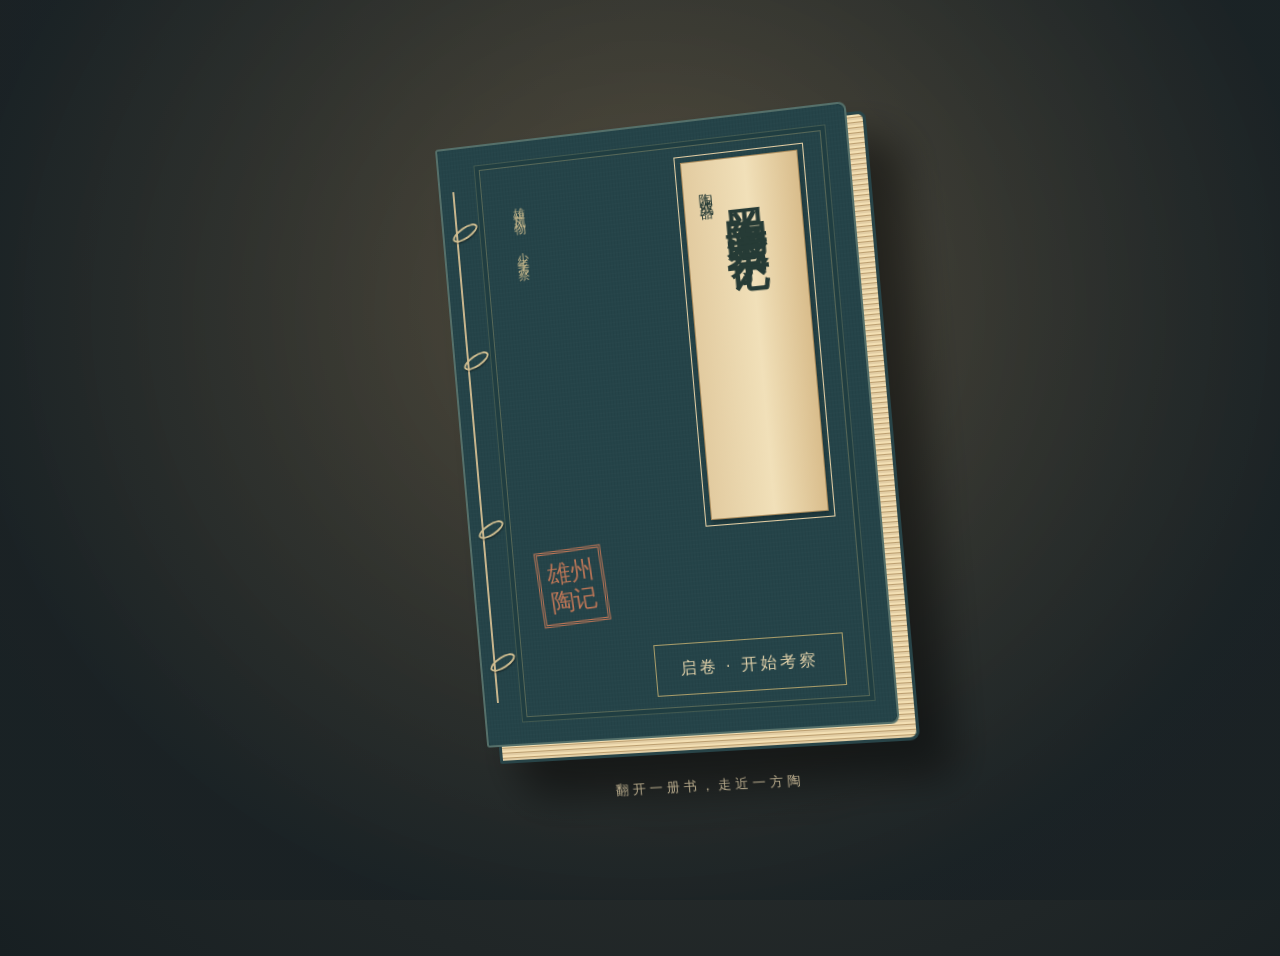
<file: index.html>
<!doctype html>
<html lang="zh-CN"><head><meta charset="utf-8"><meta name="viewport" content="width=device-width,initial-scale=1"><title>雄县黑陶考察手记</title>
<style>
*{box-sizing:border-box}body{margin:0;background:#142539;color:#293947;font:17px/1.55 "Microsoft YaHei",sans-serif}button,a{font:inherit}a{color:inherit}header,main,footer{max-width:1320px;margin:auto}header{display:flex;align-items:center;justify-content:space-between;color:#eee3c8;padding:18px 40px}header b{letter-spacing:.19em}header span{font-size:14px;color:#d6c9ae}main{padding:0 36px}.book{display:grid;grid-template-columns:1fr 1fr;position:relative;background:#f0e3c6;border:1px solid #dbc199;box-shadow:0 5px #a78f70,0 10px #554e47;min-height:535px}.page{position:relative;padding:30px 40px}.left{background:repeating-linear-gradient(0deg,transparent 0 31px,#8b725019 31px 32px),linear-gradient(90deg,#f3e7cb 92%,#d8c7a3);border-right:1px solid #bba582}.right{background:linear-gradient(90deg,#ded0ad,#f8eed8 6%)}.eyebrow{font-weight:bold;color:#8e3b2e;letter-spacing:.14em;margin:0 0 12px}.folio{color:#6a5a44;font-size:13px;letter-spacing:.14em}.stamp{position:absolute;right:34px;top:37px;transform:rotate(8deg);border:3px double #a13c30;color:#a13c30;font-weight:bold;letter-spacing:.14em;padding:6px;line-height:1.2}h1,h2{font-family:KaiTi,STKaiti,"Microsoft YaHei",serif;margin:0;line-height:1.09}h1{font-size:clamp(38px,5.3vw,80px);letter-spacing:.055em}h2{font-size:35px}p{margin:12px 0}.lead{max-width:330px}.ink{display:inline-block;background:#943f31;color:#fff5df;padding:11px 18px;text-decoration:none;border:0;cursor:pointer;font-weight:bold}.index{margin:22px 0 16px;padding:0;list-style:none;max-width:370px}.index li{border-top:1px solid #ad9a77;padding:6px 0}.index b{display:inline-block;color:#903a2d;margin-right:14px}.plate{margin:14px 0;background:#223649;border:1px solid #425268;color:#f2e1bd;position:relative;text-align:center;overflow:hidden}.plate svg{height:285px;width:100%;display:block}.plate span{display:block;padding:6px;font-size:13px;letter-spacing:.13em}.caption{display:flex;justify-content:space-between;gap:10px;border-top:1px solid #b4a27f;padding-top:9px}.views{display:grid;grid-template-columns:repeat(3,1fr);gap:8px;margin:16px 0}.views button{background:#efe3c7;border:1px solid #ac9975;color:#283747;cursor:pointer;padding:7px}.views button[aria-pressed="true"]{background:#e8d4ad;border:2px solid #933e2f;padding:6px}.views svg{display:block;width:100%;height:62px;stroke:#314053;fill:none;stroke-width:2}.prompt{border-left:3px solid #9c4836;padding:4px 0 4px 12px}.back{display:inline-block;margin-top:14px}.pattern{height:17px;margin:15px 0;background:linear-gradient(135deg,transparent 37%,#9d583b 38% 48%,transparent 49%) 0 0/20px 16px,linear-gradient(225deg,transparent 37%,#9d583b 38% 48%,transparent 49%) 0 0/20px 16px;opacity:.75}footer{color:#e2d1ae;padding:23px 41px;font-size:13px;letter-spacing:.1em}section[hidden]{display:none}@media(max-width:760px){header{padding:12px 15px}main{padding:0 13px}.book{grid-template-columns:1fr}.page{padding:24px}.left{border-right:0;border-bottom:1px solid #bba582}.stamp{right:24px;top:27px}.plate svg{height:250px}footer{padding:20px 15px}}

/* Open-book volume and turning leaf. */
main{position:relative;perspective:2400px}
.book{margin:0 8px 17px;border:0;background:#192c43;
  box-shadow:0 5px #263449,0 10px #112033,0 22px 28px #070f1cbc;
  border-radius:5px 7px 8px 5px}
.book::before{content:"";position:absolute;inset:0 -8px -14px;z-index:-1;
  border:1px solid #52637a;border-bottom:4px solid #0a1420;border-radius:8px;
  background:#273e59}
.book::after{content:"";position:absolute;top:0;bottom:-11px;left:50%;
  width:28px;transform:translateX(-50%);pointer-events:none;
  background:linear-gradient(90deg,transparent,#644b3422 30%,#593b2959 49%,#fff4ce83 52%,transparent)}
.page{border:0;box-shadow:0 3px #ddc6a0,0 5px #a88d67,0 7px #d7bb92,0 9px #927854,0 11px #b49870}
.left{border-radius:6px 2px 6px 13px}.right{border-radius:2px 8px 13px 6px}
.turning-leaf{position:absolute;top:0;left:var(--leaf-left);width:var(--leaf-width);
  height:var(--leaf-height);z-index:5;transform-style:preserve-3d;
  transform-origin:var(--hinge) center;pointer-events:none}
.turning-leaf .page{position:absolute;inset:0;overflow:hidden;backface-visibility:hidden;
  box-shadow:0 4px 9px #281e1c66}
.turning-leaf .page:nth-child(2){transform:rotateY(180deg)}
.turn-link{display:inline-block;min-height:44px}
@media(max-width:760px){.book{margin-inline:6px}.book::after{display:none}}
.chapter-nav{display:flex;gap:10px;flex-wrap:wrap;margin:0 8px 18px;color:#eee3c8}.chapter-nav a{padding:9px 16px;text-decoration:none;border:1px solid #718095}.chapter-nav a[aria-current="true"]{background:#943f31;border-color:#c37b5b}#topic-list{display:grid;gap:10px;margin:25px 0}button{font:inherit;cursor:pointer;min-height:46px}#topic-list button,.controls button{padding:10px 14px;background:#e9d8b7;color:#293947;border:1px solid #a58b66;text-align:left}.controls{display:flex;gap:10px;flex-wrap:wrap}.model-controls{margin:10px 0}.drawing svg,#experiment svg,#question-drawing svg{width:100%;height:240px;fill:#704029}#experiment,#question-drawing{margin:20px 0;background:#e4d2ad;border:1px solid #b49d75}.fold-half{fill:#ae5639;opacity:.65;transform-origin:100px 65px;transition:transform .7s}.folded .fold-half{transform:scaleX(-1)}button:disabled{opacity:.5}a:focus-visible,button:focus-visible{outline:3px solid #a34d35;outline-offset:3px}@media(prefers-reduced-motion:reduce){.fold-half{transition:none}}</style><link rel="stylesheet" href="book.css?v=0.0.0"><link rel="stylesheet" href="revision.css?v=0.0.0"><link rel="stylesheet" href="customer.css?v=0.0.0"><link rel="stylesheet" href="tablet.css?v=0.0.0"></head><body class="closed">
<svg width="0" height="0" style="position:absolute" aria-hidden="true"><defs>
<linearGradient id="clay"><stop stop-color="#0d1013"/><stop offset=".28" stop-color="#4f4b46"/><stop offset=".43" stop-color="#65615a"/><stop offset=".68" stop-color="#262522"/><stop offset="1" stop-color="#101113"/></linearGradient>
<linearGradient id="floor" x2="0" y2="1"><stop stop-color="#30475c"/><stop offset="1" stop-color="#1b2936"/></linearGradient>
<pattern id="cut" width="42" height="22" patternUnits="userSpaceOnUse"><path d="M0 18 21 4 42 18M4 21 21 10 38 21" stroke="#afa38c" opacity=".72" stroke-width="1.1" fill="none"/></pattern>
<symbol id="vessel" viewBox="0 0 470 290"><rect width="470" height="290" fill="url(#floor)"/><g stroke="#c6b894" opacity=".22" fill="none"><circle cx="235" cy="144" r="123"/><path d="M23 144h424M235 14v260" stroke-dasharray="4 7"/></g><ellipse cx="235" cy="254" rx="120" ry="14" fill="#111922" opacity=".65"/><path d="M167 51Q170 80 141 102Q110 127 122 177Q134 217 179 235L183 246Q232 260 287 246L291 235Q336 217 348 177Q360 127 329 102Q300 80 303 51Z" fill="url(#clay)" stroke="#999083"/><ellipse cx="235" cy="50" rx="68" ry="16" fill="#56514a" stroke="#a39a8b"/><ellipse cx="235" cy="49" rx="57" ry="10" fill="#101318"/><path d="M124 131Q235 153 346 131L349 166Q235 192 121 166Z" fill="url(#cut)" stroke="#857968"/><path d="M142 195Q235 226 328 195M169 230Q235 247 301 230" stroke="#887b69" fill="none"/></symbol>
<symbol id="top" viewBox="0 0 470 290"><rect width="470" height="290" fill="#223649"/><circle cx="235" cy="145" r="110" fill="url(#clay)" stroke="#a29580"/><circle cx="235" cy="145" r="74" fill="none" stroke="#a29580"/><circle cx="235" cy="145" r="52" fill="#141719" stroke="#a29580"/></symbol>
</defs></svg>
<header><b>雄县黑陶考察手记</b><span>雄州风物 · 少年考察</span></header>
<main>
<section class="book" id="home"><div class="page left"><p class="eyebrow">考察手记 / 开卷</p><span class="stamp">黑陶<br>考察</span><h1>雄县黑陶<br>考察手记</h1><p class="lead">从一件器物开始，观察陶面、发现纹样，再用折叠验证你的猜想。</p><ol class="index"><li><b>01</b>认识黑陶</li><li><b>02</b>观察器物</li><li><b>03</b>折叠实验</li><li><b>04</b>闯关判断</li></ol><a class="ink turn-link" href="#observe">翻到器物观察 →</a></div>
<div class="page right"><span class="folio">器物图录 / 001</span><figure class="plate"><img src="references/ninefish.jpg" alt="雄州黑陶九鱼瓶实物照片，商家图录1050"><span>实物图录 · 九鱼瓶 1050</span></figure><div class="caption"><strong>实物图录 · 九鱼瓶</strong><span class="folio">图 01</span></div><div class="pattern" aria-hidden="true"></div></div></section>
<section class="book" id="observe" hidden><div class="page left"><p class="eyebrow">第二站 / 器物观察</p><h2>同一件器物，<br>三个方向</h2><figure class="plate"><svg viewBox="0 0 470 290" role="img" aria-label="示意器物视图"><use id="display" href="#vessel"/></svg><span id="view-name" aria-live="polite">主视 · 九鱼瓶照片重建</span></figure><a class="back turn-link" href="#home">← 返回手记首页</a></div>
<div class="page right"><span class="folio">观察记录 / 002</span><p class="eyebrow">器物档案 · 雄州九鱼瓶</p><h2>游鱼，藏在陶面上</h2><p>点下方的视图，从不同方向观察口沿、器腹和纹样带。</p><div class="views">
<button data-view="主视" aria-pressed="true"><svg viewBox="0 0 100 64" aria-hidden="true"><path d="M32 12h36q0 8 10 16q13 20-13 26H35Q9 48 22 28q10-8 10-16ZM19 33h62M19 41h62"/></svg>主视</button>
<button data-view="俯视" aria-pressed="false"><svg viewBox="0 0 100 64" aria-hidden="true"><circle cx="50" cy="32" r="25"/><circle cx="50" cy="32" r="14"/></svg>俯视</button>
<button data-view="左视" aria-pressed="false"><svg viewBox="0 0 100 64" aria-hidden="true"><path d="M32 12h36q0 8 10 16q13 20-13 26H35Q9 48 22 28q10-8 10-16ZM19 33h62M19 41h62"/></svg>左视</button></div>
<p class="prompt"><b>观察任务</b><br>拖动旋转，找一找鱼纹、短颈和圈足。转到俯视，比较器口与器腹的宽度。</p><p class="source-note">九鱼瓶，图录1050，照片标注20×20×29厘米。依据正面实物照片重建；背面和内壁为推定。<a href="https://www.yiwubuy.com/product/detail/933075373.html" target="_blank" rel="noopener">查看原始图录 ↗</a></p><div class="pattern" aria-hidden="true"></div><p class="folio">下一站 / 从陶面纹样走向平面图形。</p></div></section>
</main><footer>考察编号 01　·　黑陶与轴对称　·　小学三、四年级</footer>
<script src="learning.js?v=0.0.0"></script><script src="motifs.js?v=0.0.0"></script><script src="experience.js?v=0.0.0"></script><script src="vendor/three.min.js"></script><script src="model.js?v=0.0.0"></script><script src="export-model.js?v=0.0.0"></script><script src="runtime-config.js?v=0.0.0"></script><script src="native.js?v=0.0.0"></script><script src="access.js?v=0.0.0"></script><script src="voice.js?v=0.0.0"></script><script src="customer.js?v=0.0.0"></script><script src="book.js?v=0.0.0"></script></body></html>
</file>
<file: book.css>
body{background:radial-gradient(ellipse at 55% 20%,#4c493e 0,#292d2c 48%,#171f22 100%);min-height:100vh;color:#342c24}header{color:#e7d5ac;padding-top:16px;padding-bottom:12px}header span{font-size:12px;color:#b9b09b}main{max-width:1320px;padding:0 42px 15px;perspective:2400px}.chapter-nav{margin:0 12px 14px;gap:0;justify-content:center}.chapter-nav a{background:#d2b889;color:#4b3527;border:1px solid #9a7e55;padding:8px 22px;min-height:44px;box-shadow:inset 0 2px #f0dfba;border-radius:5px 5px 0 0;text-decoration:none}.chapter-nav a[aria-current=true]{background:#81412e;color:#fff0cf}.book{min-height:620px;background:#cdb383;border-radius:9px 15px 20px 15px;margin:0 10px 20px;box-shadow:0 2px #bdab86,0 4px #f5e6c4,0 6px #b6a17a,0 8px #ecd5a8,0 10px #a88e63,0 12px #e0c391,0 18px #244044,0 22px #12262c,0 32px 45px #05080899}.book::before{inset:-7px -13px -23px;background:repeating-linear-gradient(0deg,#213b3e 0 2px,#294448 2px 4px);border:1px solid #6a7d70;border-bottom:6px solid #15292e}.book::after{width:43px;bottom:0;background:linear-gradient(90deg,transparent,#72523118 15%,#583b274f 42%,#34271877 49%,#fff2c380 52%,#af936339 65%,transparent)}.page{padding:30px 38px 32px;box-shadow:none;min-width:0}.left{border-radius:8px 1px 6px 14px;background:repeating-linear-gradient(0deg,transparent 0 34px,#8e75430c 34px 35px),linear-gradient(90deg,#e0c89b,#f4e5c4 7%,#f0dfb9 89%,#c6ad82)}.right{border-radius:1px 12px 16px 5px;background:linear-gradient(90deg,#ccb58a,#f5e7c7 8%,#f0dfb8 94%,#d9c294)}h1,h2{color:#243e40}h1{font-size:62px}h2{font-size:34px;line-height:1.24}.eyebrow{color:#8b4731;font-size:14px}.folio{font-size:12px;color:#8a7050}.plate{border:5px solid #d0b58b;outline:1px solid #a98b5e;background:#24353d;margin:19px 0 12px;box-shadow:0 4px 10px #513e2729}.plate canvas{width:100%;height:370px;display:block;touch-action:none;cursor:grab}.plate canvas:active{cursor:grabbing}.plate span{font-size:12px;color:#e7d5b3;padding:7px}.plate img{display:block;width:100%;height:370px;object-fit:contain;background:#fff}.ink{background:#85442f;color:#fff0ce;border:1px solid #6d3324;border-radius:3px;padding:11px 18px;min-height:46px;font-size:16px;box-shadow:inset 0 1px #b87a56,0 2px #542e21;text-decoration:none}.controls button,.views button,#topic-list button{background:#e9d6af;border:1px solid #b29769;border-radius:3px;box-shadow:inset 0 1px #fff2d2;color:#46382a;font-size:15px;min-height:46px}.views{margin:12px 0}.views button svg{height:45px}.prompt{border-left:3px solid #934b30;background:#d8bf8c35;padding:10px 14px;font-size:16px}.pattern{opacity:.35;height:13px}footer{padding:10px 55px 25px;color:#c2ad87;font-size:12px}.source-note{font-size:12px;color:#7c654b;line-height:1.65}.source-note a{color:#785331}.index li{padding:10px 0}.index a{text-decoration:none}.source-thumb{display:block;max-height:390px;max-width:100%;margin:auto}.voice-heading{display:flex;align-items:center;gap:10px;border-bottom:1px solid #baa075;padding-bottom:10px}.voice-heading h3{margin:0;font-size:19px;color:#294244}.voice-heading p{margin:0;font-size:12px}.seal-small{display:grid;place-items:center;width:40px;height:40px;border:3px double #9b4a32;color:#9b4a32;font-family:KaiTi;font-size:26px}.voice-heading #connection{margin-left:auto;font-size:12px;color:#526858}#voice-panel{margin-top:22px}#dialogue{height:170px;overflow-y:auto;padding:8px 0;scrollbar-width:thin}#dialogue p{padding:9px 12px;margin:8px 0;font-size:15px}.assistant-message{background:#ded3b4;border-left:2px solid #748274}.user-message{background:#dfc49b;border-left:2px solid #a06946;margin-left:25px!important}#ask-form{display:flex;gap:8px}#question-input{min-width:0;flex:1;font:inherit;font-size:15px;background:#fbf0d4;border:1px solid #ac8f63;padding:9px;border-radius:2px}.voice-actions{display:flex;gap:8px;margin-top:10px;flex-wrap:wrap}.voice-actions button{font-size:13px;background:#e4cea4;border:1px solid #b39668;padding:7px 10px;color:#533c2c}#voice-status{font-size:12px;min-height:20px;color:#705b40}#learn .right h2{font-size:29px;margin-top:12px}#learn .right #topic-body{font-size:16px}#topic-list{gap:12px}.sr-only{position:absolute;width:1px;height:1px;overflow:hidden;clip-path:inset(50%)}
/* A closed cloth-bound volume with exposed folded leaves and stitched binding. */
body.closed header,body.closed main,body.closed footer{visibility:hidden;pointer-events:none}#cover-scene{position:fixed;inset:0;z-index:30;display:grid;place-items:center;perspective:1800px;padding:28px;background:radial-gradient(ellipse at 50% 35%,#605642aa,#1a2225e6 75%)}.closed-volume{position:relative;width:min(410px,70vw);height:min(600px,77vh);transform:rotateZ(-5deg) rotateY(-10deg);transform-style:preserve-3d;filter:drop-shadow(30px 35px 20px #0007)}.closed-volume::before{content:'';position:absolute;inset:11px -18px -17px 12px;background:repeating-linear-gradient(0deg,#e2cda4 0 2px,#bc9f70 2px 3px,#f3dfb3 3px 5px);border:3px solid #284448;border-radius:2px 8px 9px 2px;transform:translateZ(-14px)}.cover-face{position:absolute;inset:0;transform-origin:left center;transform-style:preserve-3d;background:repeating-linear-gradient(0deg,#ffffff03 0 1px,transparent 1px 4px),repeating-linear-gradient(90deg,#0000000c 0 1px,transparent 1px 3px),#254449;border:2px solid #55706a;border-radius:3px 8px 8px 3px;box-shadow:inset 14px 0 18px #101d2466,inset 0 0 70px #0a202360;color:#d6c493}.cover-border{position:absolute;inset:23px 24px 26px 41px;border:1px solid #9b986b6b;box-shadow:0 0 0 4px #203e42,0 0 0 5px #a3a16e39}.binding{position:absolute;left:12px;top:7%;bottom:7%;width:21px;border-left:2px solid #c9b68d}.binding i{position:absolute;left:-7px;width:29px;height:12px;border:2px solid #cfbd90;border-radius:50%;transform:rotate(-28deg);box-shadow:0 1px 2px #0008}.binding i:nth-child(1){top:7%}.binding i:nth-child(2){top:32%}.binding i:nth-child(3){top:65%}.binding i:nth-child(4){top:91%}.title-slip{position:absolute;right:48px;top:39px;background:linear-gradient(90deg,#e2cba0,#f1e0b9 55%,#d9bd8c);border:1px solid #a88b5d;outline:1px solid #e3cea4;outline-offset:5px;width:115px;height:350px;color:#253a35;display:flex;align-items:center;flex-direction:column;padding:18px 10px;box-shadow:1px 4px 4px #0c1b1d66}.title-slip h1{font-family:KaiTi,STKaiti,serif;writing-mode:vertical-rl;font-size:40px;letter-spacing:8px;color:#263b36;margin:0}.title-slip span{font-family:KaiTi,serif;font-size:14px;writing-mode:vertical-rl;letter-spacing:4px;position:absolute;left:10px;top:20px}.cover-seal{position:absolute;left:65px;bottom:115px;border:3px double #bc7657;color:#bc7657;font-family:KaiTi;font-size:24px;line-height:1.15;padding:7px;transform:rotate(-4deg)}.cover-edition{position:absolute;left:68px;top:55px;font-size:12px;letter-spacing:5px;writing-mode:vertical-rl;color:#c3b58a}.open-book{position:absolute;right:45px;bottom:38px;background:transparent;color:#e4d3ab;border:1px solid #a99d6a;padding:12px 24px;font-size:16px;letter-spacing:3px;min-height:48px;cursor:pointer}.open-book:hover{background:#d9c99d18}.cover-caption{position:absolute;bottom:-60px;left:-30px;right:-60px;text-align:center;color:#bcae8e;font-size:13px;letter-spacing:4px}.close-book{background:transparent;border:1px solid #988969;color:#e2d3b3;padding:5px 13px;min-height:36px;font-size:13px}
@media(max-width:900px){main{padding:0 18px}.page{padding:25px}.chapter-nav a{padding:8px 13px}h1{font-size:50px}.plate canvas{height:330px}.book{min-height:580px}.voice-heading{flex-wrap:wrap}#dialogue{height:150px}}@media(max-width:760px){.page{padding:22px}.book{grid-template-columns:1fr}.book::after{display:none}.chapter-nav a{padding:7px 9px;font-size:14px}header{padding-inline:22px}header b{font-size:14px}header span{display:none}.plate canvas{height:350px}#dialogue{height:180px}.closed-volume{height:min(590px,73vh)}.title-slip{height:310px;right:30px;width:100px}.title-slip h1{font-size:35px}.cover-caption{bottom:-45px}.open-book{right:25px;padding:10px 15px}.cover-edition{left:52px}.cover-seal{left:54px;bottom:105px}}
</file>
<file: revision.css>
/* Equal leaves keep a physical book silhouette; the model fills its whole leaf. */
.book{height:max(650px,calc(100dvh - 155px));min-height:0;max-height:900px;grid-template-columns:1fr 1fr}.page{overflow-y:auto;scrollbar-width:thin;scrollbar-color:#b29a70 transparent;padding:24px 30px}.page h2{font-size:30px}.page.left:has([data-model-slot]){display:flex;flex-direction:column;overflow:hidden;padding:23px 22px 18px}.stage-heading{display:flex;align-items:start;justify-content:space-between;gap:10px;margin:10px 0}.stage-heading h2{font-size:27px;line-height:1.2}.stage-heading span{font-size:12px;color:#816647;max-width:110px;text-align:right}.model-host{flex:1;min-height:0;display:flex;flex-direction:column}.live-model{display:flex;flex:1;flex-direction:column;min-height:0;margin:2px 0 8px}.plate.live-model canvas{flex:1;min-height:0;height:100%;width:100%}.live-model span{flex:none}.model-controls{flex:none;justify-content:center;margin:3px 0}.model-controls button{min-height:40px;padding:7px 15px}.gesture-hint{font-size:12px;color:#7d654b;text-align:center;margin:5px 0 0}.views{display:flex;gap:8px;margin:14px 0}.views button{flex:1;min-height:43px}.observation-question{border:0;border-top:1px solid #bda57d;padding:14px 0 0;margin:17px 0 0;min-width:0}.observation-question legend{float:left;width:100%;font-size:16px;font-weight:bold;margin-bottom:10px;line-height:1.6}.answer-options{display:flex;clear:both;gap:7px;flex-wrap:wrap}.answer-options button{padding:8px 12px;background:#ead8b7;border:1px solid #ac9067;color:#433b2c;font-size:14px;min-height:44px}.answer-options button.selected{border:2px solid #82472e;background:#e0c69d;color:#392b21}.answer-options button:disabled{opacity:.8}.observation-question p{font-size:13px;min-height:20px;margin:8px 0 0;color:#795137}.station-next{display:inline-block;margin-top:16px;font-size:15px}.motif-options{display:flex;gap:9px;margin:20px 0}.motif-options button{padding:10px;background:#e6cfa6;border:1px solid #ac8f61;color:#443727;font-size:15px}.controls{margin:14px 0}.controls button{font-size:15px}.text-button{display:block;border:0;background:none;color:#775539;text-decoration:underline;margin-top:18px;padding:5px 0}.report-score{display:flex;align-items:baseline;gap:14px;padding:20px 0 8px;border-bottom:1px solid #b39b70}.report-score strong{font-family:Georgia,serif;font-size:65px;font-weight:400;color:#88472e}.report-score span{font-size:14px;color:#725b3c}#report-review{margin:16px 0}#report-review details{border-bottom:1px solid #b69d76;font-size:14px;padding:8px 0}#report-review summary{font-size:14px;cursor:pointer;line-height:1.6}#report-review details p{margin:8px 15px}.report-chat{border-bottom:1px solid #bda67f;padding:10px 0;font-size:15px}.report-chat b{color:#8b4b32}.report-chat p{white-space:pre-wrap}.stationary-leaf{position:absolute;z-index:4;pointer-events:none}.stationary-leaf>.page{width:100%;height:100%}.turning-leaf{z-index:5}.turning-leaf>.page{height:100%;width:100%;margin:0;backface-visibility:hidden}.turning-leaf>.page:nth-child(2){transform:rotateY(180deg)}main.page-turning{pointer-events:none}.cover-face{backface-visibility:visible}.cover-face>.cover-front{position:absolute;inset:0;backface-visibility:hidden;background:inherit;border-radius:inherit}.cover-back{position:absolute;inset:0;transform:rotateY(180deg);backface-visibility:hidden;overflow:hidden;background:#efdeba;border-radius:6px}.cover-back>.page{transform-origin:top left;overflow:hidden}.closed-volume{transform-origin:top left}.cover-caption{transition:opacity .2s}.opening .cover-caption{opacity:0}.cover-scene-backdrop{position:absolute;inset:0;background:radial-gradient(ellipse at 50% 35%,#605642aa,#1a2225e6 75%);z-index:-1}#cover-scene{background:none}.opening .closed-volume{filter:drop-shadow(12px 20px 16px #0005)}.opening .open-book{visibility:hidden}.sr-only{position:absolute}
@media(max-width:1000px){.page{padding:23px}.page.left:has([data-model-slot]){padding:20px 16px}.stage-heading h2{font-size:24px}.stage-heading span{font-size:11px}#observation-questions .answer-options button{font-size:13px;padding:7px 9px}.observation-question legend{font-size:15px}.chapter-nav a{padding-inline:10px}}
@media(max-width:760px){.book{height:auto;max-height:none;min-height:620px;grid-template-columns:1fr}.page{overflow:visible}.page.left:has([data-model-slot]){height:620px}.page{padding:23px}.stationary-leaf{display:none}.chapter-nav a{padding:7px 8px;font-size:12px}.stage-heading h2{font-size:27px}}

.opening .closed-volume::before{opacity:0;transition:opacity .35s}

.classroom-access{max-width:440px;width:calc(100vw - 40px);background:#f0dfb9;color:#342c24;border:5px double #846444;padding:28px;box-shadow:0 20px 60px #0006}.classroom-access::backdrop{background:#142529aa}.classroom-access h2{font-size:28px}.classroom-access label{display:block;margin:16px 0 6px}.classroom-access input{width:100%;font:inherit;min-height:46px;padding:8px;background:#fff2d3;border:1px solid #a88d62}.classroom-access .access-message{color:#8b3d28;font-size:14px;min-height:24px}
</file>
<file: customer.css>
/* Cultural colour, generous touch targets and one clear activity per leaf. */
[hidden]{display:none!important}
.guide-stage{position:relative;min-height:225px;flex:1;display:grid;place-items:center;overflow:hidden;background:radial-gradient(ellipse,#ead7a5 0,#e6d3ab55 50%,transparent 72%);border-bottom:1px solid #b99a65}.guide-stage>svg{height:260px;max-width:100%;position:relative;z-index:1}.guide-halo{position:absolute;width:200px;height:200px;border:1px solid #a98c4c77;border-radius:50%;box-shadow:0 0 0 9px #bba16a16,0 0 0 10px #a98c4c44}.guide-tag{position:absolute;bottom:4px;font-size:12px;color:#725a37;letter-spacing:2px}.guide-person{transform-origin:140px 290px;animation:guide-breathe 3s ease-in-out infinite}.speaking .guide-arm{transform-origin:90px 170px;animation:guide-wave 1.3s ease-in-out infinite}.speaking .guide-mouth{transform-origin:142px 124px;animation:guide-talk .35s alternate infinite}.guide-progress{display:flex;gap:8px;justify-content:center;margin:12px}.guide-progress span{font-size:12px;width:23px;height:23px;border-radius:50%;display:grid;place-items:center;background:#d3bc8d;color:#795d35}.guide-progress .visited{background:#365f58;color:#fff0ce}.story-topics{display:grid!important;gap:7px!important}.story-topics button{display:flex;align-items:center;text-align:left;padding:9px 12px;min-height:45px!important;gap:12px!important}.story-topics button span{font-family:Georgia,serif;color:#9a6b38}.story-topics button[aria-pressed=true]{background:#31564f!important;color:#fff0cd!important;border-color:#25443f!important}.story-counter{font:12px Georgia,serif;letter-spacing:2px;color:#98613e;display:block;margin-top:14px}.story-subtitle{line-height:1.9!important;font-size:18px!important;min-height:130px}.story-discovery{font-size:13px;color:#46685b;border-bottom:1px solid #b69d70;padding-bottom:14px}#learn .left{display:flex;flex-direction:column}#learn h2{font-size:27px}.voice-actions button{min-height:44px}#record{background:#315d54;color:#fff0d1;border-color:#24493f}#record.recording{background:#93482f;animation:record-pulse 1s infinite}#connection{border:1px solid #b3a075;border-radius:3px;padding:4px 6px}#dialogue{height:145px}#voice-panel{margin-top:16px}.vessel-gallery{display:grid;grid-template-columns:repeat(5,minmax(0,1fr));gap:6px;margin:17px 0}.vessel-gallery button{padding:4px;background:#dfcba3;border:1px solid #b59a6c;min-width:0;cursor:pointer}.vessel-gallery img{width:100%;height:94px;object-fit:cover;object-position:center;display:block}.vessel-gallery span{font-size:11px;line-height:1.4;display:block;padding-top:5px;color:#5a452e}.vessel-gallery button[aria-pressed=true]{border:2px solid #365e56;background:#b9c6ac}.photo-compare{background:transparent;border:1px solid #a38c62;padding:9px 13px;color:#654a2d;min-height:44px}.reference-dialog{background:#eddfbe;border:4px double #92774b;max-width:90vw;max-height:90dvh;padding:18px;text-align:center}.reference-dialog::backdrop{background:#14252bbd}.reference-dialog img{display:block;max-height:70dvh;max-width:78vw;margin:12px auto;object-fit:contain}.reference-dialog p{font-size:12px}.transfer-left{display:flex;flex-direction:column}.transfer-tabs{display:flex;gap:5px;margin:10px 0}.transfer-tabs button,#transfer-picker button{background:#e4d0a5;border:1px solid #a38a60;min-height:44px;padding:8px 10px;color:#57432c;font-size:14px}.transfer-tabs button[aria-pressed=true],#transfer-picker button[aria-pressed=true]{background:#325c55;color:#fff0ce;border-color:#23443e}#transfer-stage{flex:1;min-height:240px;display:grid;place-items:center;position:relative;background:radial-gradient(ellipse,#fff2d257,#bfa27022);border:1px solid #b39a6a;margin:13px 0}.fold-canvas{width:100%;height:100%;max-height:400px;overflow:visible}.fold-slider label{display:flex;align-items:center;gap:12px;font-size:13px;margin:15px 0}.fold-slider input{min-width:0;flex:1;accent-color:#8f4f33;height:44px}.fold-slider[hidden],.math-guide[hidden]{display:none!important}.math-guide{display:flex;align-items:center;border-top:1px solid #bda271;padding-top:10px;gap:10px;margin:12px 0}.math-guide>svg{width:65px;flex:none}.math-guide p{font-size:13px;line-height:1.75}.life-photo{width:100%;height:100%;max-height:440px;object-fit:contain;position:absolute;inset:0}.life-photo-label{position:absolute;bottom:0;left:0;right:0;text-align:center;background:#183935d9;color:#f7e9c9;font-size:11px;padding:5px}#transfer-picker{display:flex;flex-wrap:wrap;gap:6px;margin-top:12px}#transfer-picker button{flex:1;font-size:12px;white-space:nowrap}#transfer-result{min-height:85px;font-size:15px}#gallery-caption{font-size:14px;margin:10px 0}.observation-question{margin-top:12px;padding-top:10px}.observation-question legend{font-size:14px}.observation-question p{font-size:12px}.source-note{line-height:1.6}#observe .right h2{font-size:27px}#fold .right>.source-note{font-size:14px;color:#34554d;background:#b6bea333;border:1px solid #b6a376;padding:12px}button:focus-visible,a:focus-visible,input:focus-visible{outline:3px solid #c08c38;outline-offset:3px}
@keyframes guide-breathe{50%{transform:translateY(-3px) rotate(.7deg)}}@keyframes guide-wave{50%{transform:rotate(9deg)}}@keyframes guide-talk{to{transform:scaleY(.3)}}@keyframes record-pulse{50%{box-shadow:0 0 0 5px #93482f22}}
@media(min-width:761px){#observe.book{grid-template-columns:1fr 1fr}.guide-stage{min-height:200px}.story-subtitle{min-height:140px}}
@media(max-width:1100px){.vessel-gallery img{height:76px}.vessel-gallery span{font-size:10px}.story-subtitle{font-size:16px!important}.guide-stage>svg{height:220px}.page h2{font-size:25px}.page{padding:20px}.vessel-gallery{gap:4px}.guide-stage{min-height:175px}}
@media(max-width:760px){.guide-stage>svg{height:260px}.guide-stage{min-height:290px}.vessel-gallery img{height:110px}#transfer-stage{height:360px;flex:none}.life-photo{height:100%}.transfer-left{min-height:580px}.book{overflow:visible}#dialogue{height:180px}.story-subtitle{min-height:0}.vessel-gallery span{font-size:12px}}
@media(prefers-reduced-motion:reduce){.guide-person,.speaking .guide-arm,.speaking .guide-mouth,#record{animation:none!important}}
</file>
<file: tablet.css>
/* Honor V9: two equal leaves, coarse-pointer controls and stable keyboard sizing. */
html{overscroll-behavior:none}body{touch-action:pan-y}button,a,input{touch-action:manipulation;-webkit-tap-highlight-color:transparent}button,a{-webkit-user-select:none;user-select:none}.page{overscroll-behavior:contain}.turning-leaf{will-change:transform;contain:layout style}.page-turning .chapter-nav{pointer-events:auto}.page-turning section.book{pointer-events:none}main.page-turning{pointer-events:auto}.plate canvas{touch-action:none}.chapter-nav a{display:inline-flex;align-items:center;justify-content:center}.voice-actions button{min-height:46px}.model-controls button{min-height:46px}.fold-slider input{touch-action:pan-x}input[type=range]{min-height:48px}.reference-dialog button{min-height:46px}
@media(pointer:coarse){.chapter-nav a{min-width:88px}.vessel-gallery button{min-height:110px}.vessel-gallery span{font-size:12px}.page{scrollbar-width:auto}.answer-options button,.motif-options button{min-height:48px}.story-topics button{min-height:48px!important}.close-book{min-height:44px}.controls button:disabled{opacity:.72}#learn .right{scroll-padding-bottom:20px}.page h2{line-height:1.35}.gesture-hint{font-size:13px}.station-next{margin-bottom:10px}}
@media(min-width:761px) and (max-height:760px){header{padding-top:8px;padding-bottom:6px}.chapter-nav{margin-bottom:8px}.book{height:calc(100dvh - 112px);min-height:440px}.page{padding:18px 23px}.page h2{font-size:25px}.guide-stage>svg{height:180px}.guide-stage{min-height:125px}.guide-progress{margin:8px}.story-topics{gap:5px!important}#topic-list{margin:14px 0}.story-subtitle{min-height:95px;font-size:16px!important}.vessel-gallery img{height:72px}.vessel-gallery{margin:10px 0}.observation-question legend{font-size:13px}.math-guide{margin:7px 0;padding-top:6px}#transfer-result{min-height:65px}.fold-slider label{margin:7px 0}.fold-canvas{max-height:320px}.page.left:has([data-model-slot]){padding-top:18px}.stage-heading{margin:7px 0}}
@media(min-width:761px) and (max-height:480px){header{display:none}.chapter-nav{margin-bottom:4px}.chapter-nav a{min-height:38px;padding:4px 9px}.book{height:calc(100dvh - 52px);min-height:250px}.page{padding:12px 20px}.guide-stage{min-height:80px}.guide-stage>svg{height:100px}.guide-progress{display:none}.story-topics button{min-height:35px!important}.page.right{scroll-padding-top:12px}.page.right h2{font-size:22px}#dialogue{height:85px}.story-subtitle{min-height:0}.voice-heading{padding-bottom:5px}#voice-panel{margin-top:10px}.source-note{font-size:11px}footer{display:none}}
@media(prefers-reduced-motion:reduce){.turning-leaf{will-change:auto}}
</file>
